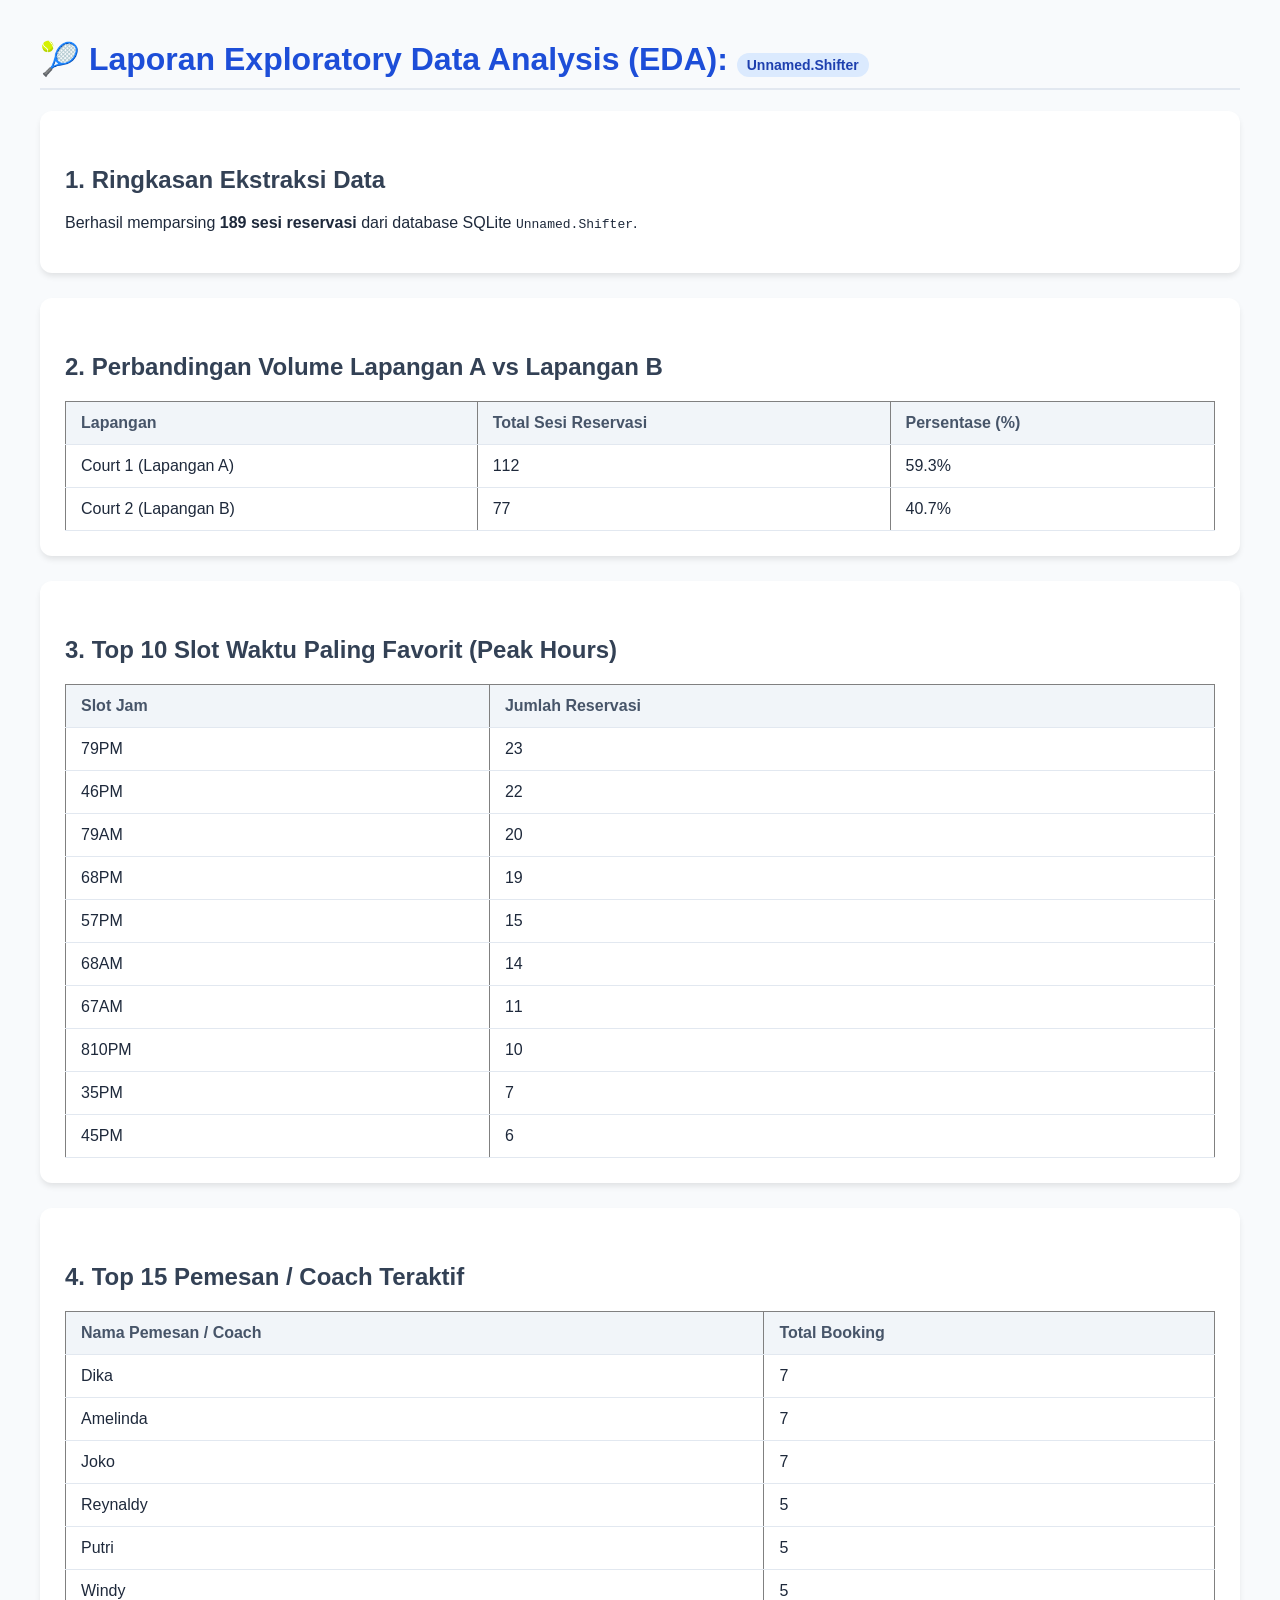
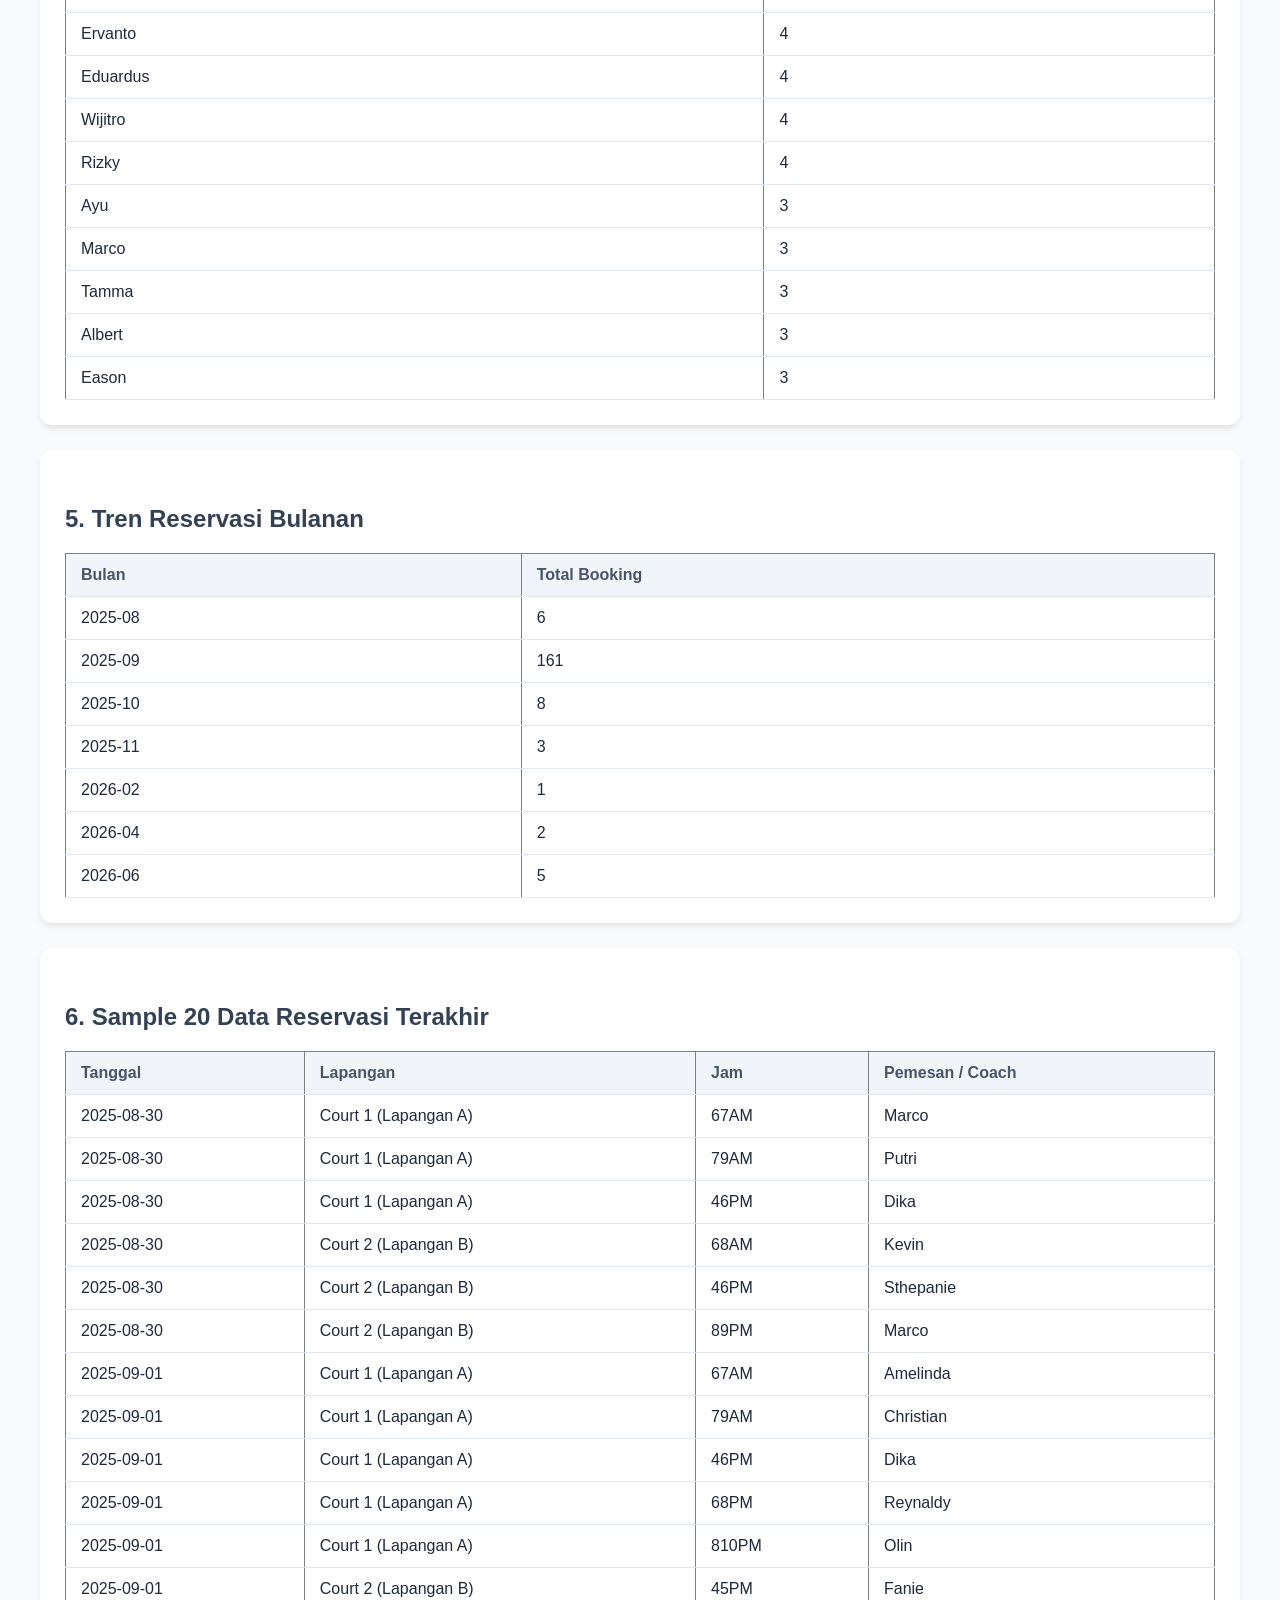
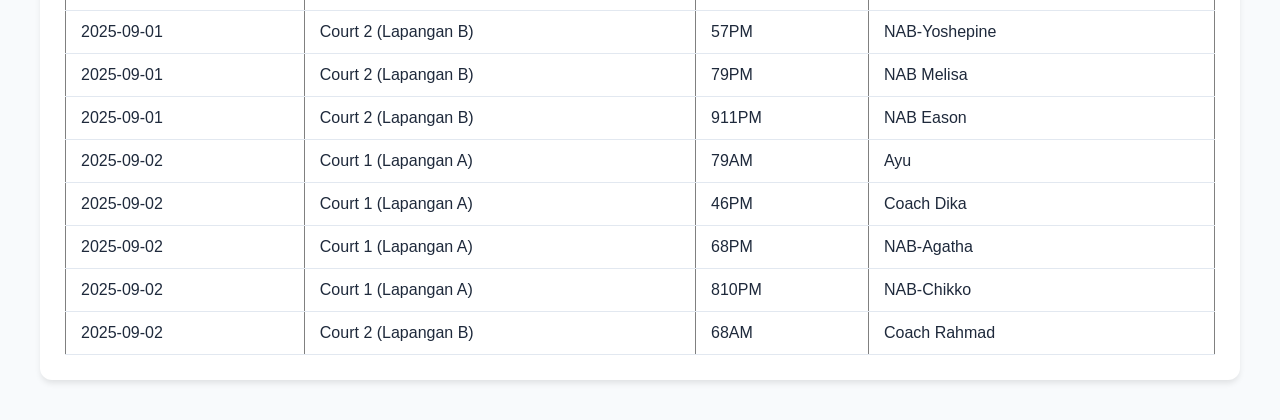
<file: eda_unnamed_shifter.html>
<!DOCTYPE html>
<html lang="id">
<head>
    <meta charset="UTF-8">
    <title>Laporan EDA: Unnamed.Shifter</title>
    <style>
        body { font-family: 'Segoe UI', Tahoma, Geneva, Verdana, sans-serif; margin: 40px; background-color: #f8fafc; color: #1e293b; }
        h1 { color: #1d4ed8; border-bottom: 2px solid #e2e8f0; padding-bottom: 10px; }
        h2 { color: #334155; margin-top: 30px; }
        .card { background: white; padding: 25px; border-radius: 12px; box-shadow: 0 4px 6px -1px rgba(0,0,0,0.1); margin-bottom: 25px; }
        table { width: 100%; border-collapse: collapse; margin-top: 15px; }
        th, td { padding: 12px 15px; text-align: left; border-bottom: 1px solid #e2e8f0; }
        th { background-color: #f1f5f9; font-weight: 600; color: #475569; }
        tr:hover { background-color: #f8fafc; }
        .badge { background: #dbeafe; color: #1e40af; padding: 4px 10px; border-radius: 9999px; font-weight: bold; font-size: 14px; }
    </style>
</head>
<body>
    <h1>🎾 Laporan Exploratory Data Analysis (EDA): <span class="badge">Unnamed.Shifter</span></h1>
    
    <div class="card">
        <h2>1. Ringkasan Ekstraksi Data</h2>
        <p>Berhasil memparsing <strong>189 sesi reservasi</strong> dari database SQLite <code>Unnamed.Shifter</code>.</p>
    </div>

    <div class="card">
        <h2>2. Perbandingan Volume Lapangan A vs Lapangan B</h2>
        <table border="1" class="dataframe">
  <thead>
    <tr style="text-align: right;">
      <th>Lapangan</th>
      <th>Total Sesi Reservasi</th>
      <th>Persentase (%)</th>
    </tr>
  </thead>
  <tbody>
    <tr>
      <td>Court 1 (Lapangan A)</td>
      <td>112</td>
      <td>59.3%</td>
    </tr>
    <tr>
      <td>Court 2 (Lapangan B)</td>
      <td>77</td>
      <td>40.7%</td>
    </tr>
  </tbody>
</table>
    </div>

    <div class="card">
        <h2>3. Top 10 Slot Waktu Paling Favorit (Peak Hours)</h2>
        <table border="1" class="dataframe">
  <thead>
    <tr style="text-align: right;">
      <th>Slot Jam</th>
      <th>Jumlah Reservasi</th>
    </tr>
  </thead>
  <tbody>
    <tr>
      <td>79PM</td>
      <td>23</td>
    </tr>
    <tr>
      <td>46PM</td>
      <td>22</td>
    </tr>
    <tr>
      <td>79AM</td>
      <td>20</td>
    </tr>
    <tr>
      <td>68PM</td>
      <td>19</td>
    </tr>
    <tr>
      <td>57PM</td>
      <td>15</td>
    </tr>
    <tr>
      <td>68AM</td>
      <td>14</td>
    </tr>
    <tr>
      <td>67AM</td>
      <td>11</td>
    </tr>
    <tr>
      <td>810PM</td>
      <td>10</td>
    </tr>
    <tr>
      <td>35PM</td>
      <td>7</td>
    </tr>
    <tr>
      <td>45PM</td>
      <td>6</td>
    </tr>
  </tbody>
</table>
    </div>

    <div class="card">
        <h2>4. Top 15 Pemesan / Coach Teraktif</h2>
        <table border="1" class="dataframe">
  <thead>
    <tr style="text-align: right;">
      <th>Nama Pemesan / Coach</th>
      <th>Total Booking</th>
    </tr>
  </thead>
  <tbody>
    <tr>
      <td>Dika</td>
      <td>7</td>
    </tr>
    <tr>
      <td>Amelinda</td>
      <td>7</td>
    </tr>
    <tr>
      <td>Joko</td>
      <td>7</td>
    </tr>
    <tr>
      <td>Reynaldy</td>
      <td>5</td>
    </tr>
    <tr>
      <td>Putri</td>
      <td>5</td>
    </tr>
    <tr>
      <td>Windy</td>
      <td>5</td>
    </tr>
    <tr>
      <td>Ervanto</td>
      <td>4</td>
    </tr>
    <tr>
      <td>Eduardus</td>
      <td>4</td>
    </tr>
    <tr>
      <td>Wijitro</td>
      <td>4</td>
    </tr>
    <tr>
      <td>Rizky</td>
      <td>4</td>
    </tr>
    <tr>
      <td>Ayu</td>
      <td>3</td>
    </tr>
    <tr>
      <td>Marco</td>
      <td>3</td>
    </tr>
    <tr>
      <td>Tamma</td>
      <td>3</td>
    </tr>
    <tr>
      <td>Albert</td>
      <td>3</td>
    </tr>
    <tr>
      <td>Eason</td>
      <td>3</td>
    </tr>
  </tbody>
</table>
    </div>

    <div class="card">
        <h2>5. Tren Reservasi Bulanan</h2>
        <table border="1" class="dataframe">
  <thead>
    <tr style="text-align: right;">
      <th>Bulan</th>
      <th>Total Booking</th>
    </tr>
  </thead>
  <tbody>
    <tr>
      <td>2025-08</td>
      <td>6</td>
    </tr>
    <tr>
      <td>2025-09</td>
      <td>161</td>
    </tr>
    <tr>
      <td>2025-10</td>
      <td>8</td>
    </tr>
    <tr>
      <td>2025-11</td>
      <td>3</td>
    </tr>
    <tr>
      <td>2026-02</td>
      <td>1</td>
    </tr>
    <tr>
      <td>2026-04</td>
      <td>2</td>
    </tr>
    <tr>
      <td>2026-06</td>
      <td>5</td>
    </tr>
  </tbody>
</table>
    </div>

    <div class="card">
        <h2>6. Sample 20 Data Reservasi Terakhir</h2>
        <table border="1" class="dataframe">
  <thead>
    <tr style="text-align: right;">
      <th>Tanggal</th>
      <th>Lapangan</th>
      <th>Jam</th>
      <th>Pemesan / Coach</th>
    </tr>
  </thead>
  <tbody>
    <tr>
      <td>2025-08-30</td>
      <td>Court 1 (Lapangan A)</td>
      <td>67AM</td>
      <td>Marco</td>
    </tr>
    <tr>
      <td>2025-08-30</td>
      <td>Court 1 (Lapangan A)</td>
      <td>79AM</td>
      <td>Putri</td>
    </tr>
    <tr>
      <td>2025-08-30</td>
      <td>Court 1 (Lapangan A)</td>
      <td>46PM</td>
      <td>Dika</td>
    </tr>
    <tr>
      <td>2025-08-30</td>
      <td>Court 2 (Lapangan B)</td>
      <td>68AM</td>
      <td>Kevin</td>
    </tr>
    <tr>
      <td>2025-08-30</td>
      <td>Court 2 (Lapangan B)</td>
      <td>46PM</td>
      <td>Sthepanie</td>
    </tr>
    <tr>
      <td>2025-08-30</td>
      <td>Court 2 (Lapangan B)</td>
      <td>89PM</td>
      <td>Marco</td>
    </tr>
    <tr>
      <td>2025-09-01</td>
      <td>Court 1 (Lapangan A)</td>
      <td>67AM</td>
      <td>Amelinda</td>
    </tr>
    <tr>
      <td>2025-09-01</td>
      <td>Court 1 (Lapangan A)</td>
      <td>79AM</td>
      <td>Christian</td>
    </tr>
    <tr>
      <td>2025-09-01</td>
      <td>Court 1 (Lapangan A)</td>
      <td>46PM</td>
      <td>Dika</td>
    </tr>
    <tr>
      <td>2025-09-01</td>
      <td>Court 1 (Lapangan A)</td>
      <td>68PM</td>
      <td>Reynaldy</td>
    </tr>
    <tr>
      <td>2025-09-01</td>
      <td>Court 1 (Lapangan A)</td>
      <td>810PM</td>
      <td>Olin</td>
    </tr>
    <tr>
      <td>2025-09-01</td>
      <td>Court 2 (Lapangan B)</td>
      <td>45PM</td>
      <td>Fanie</td>
    </tr>
    <tr>
      <td>2025-09-01</td>
      <td>Court 2 (Lapangan B)</td>
      <td>57PM</td>
      <td>NAB-Yoshepine</td>
    </tr>
    <tr>
      <td>2025-09-01</td>
      <td>Court 2 (Lapangan B)</td>
      <td>79PM</td>
      <td>NAB Melisa</td>
    </tr>
    <tr>
      <td>2025-09-01</td>
      <td>Court 2 (Lapangan B)</td>
      <td>911PM</td>
      <td>NAB Eason</td>
    </tr>
    <tr>
      <td>2025-09-02</td>
      <td>Court 1 (Lapangan A)</td>
      <td>79AM</td>
      <td>Ayu</td>
    </tr>
    <tr>
      <td>2025-09-02</td>
      <td>Court 1 (Lapangan A)</td>
      <td>46PM</td>
      <td>Coach Dika</td>
    </tr>
    <tr>
      <td>2025-09-02</td>
      <td>Court 1 (Lapangan A)</td>
      <td>68PM</td>
      <td>NAB-Agatha</td>
    </tr>
    <tr>
      <td>2025-09-02</td>
      <td>Court 1 (Lapangan A)</td>
      <td>810PM</td>
      <td>NAB-Chikko</td>
    </tr>
    <tr>
      <td>2025-09-02</td>
      <td>Court 2 (Lapangan B)</td>
      <td>68AM</td>
      <td>Coach Rahmad</td>
    </tr>
  </tbody>
</table>
    </div>
</body>
</html>
</file>
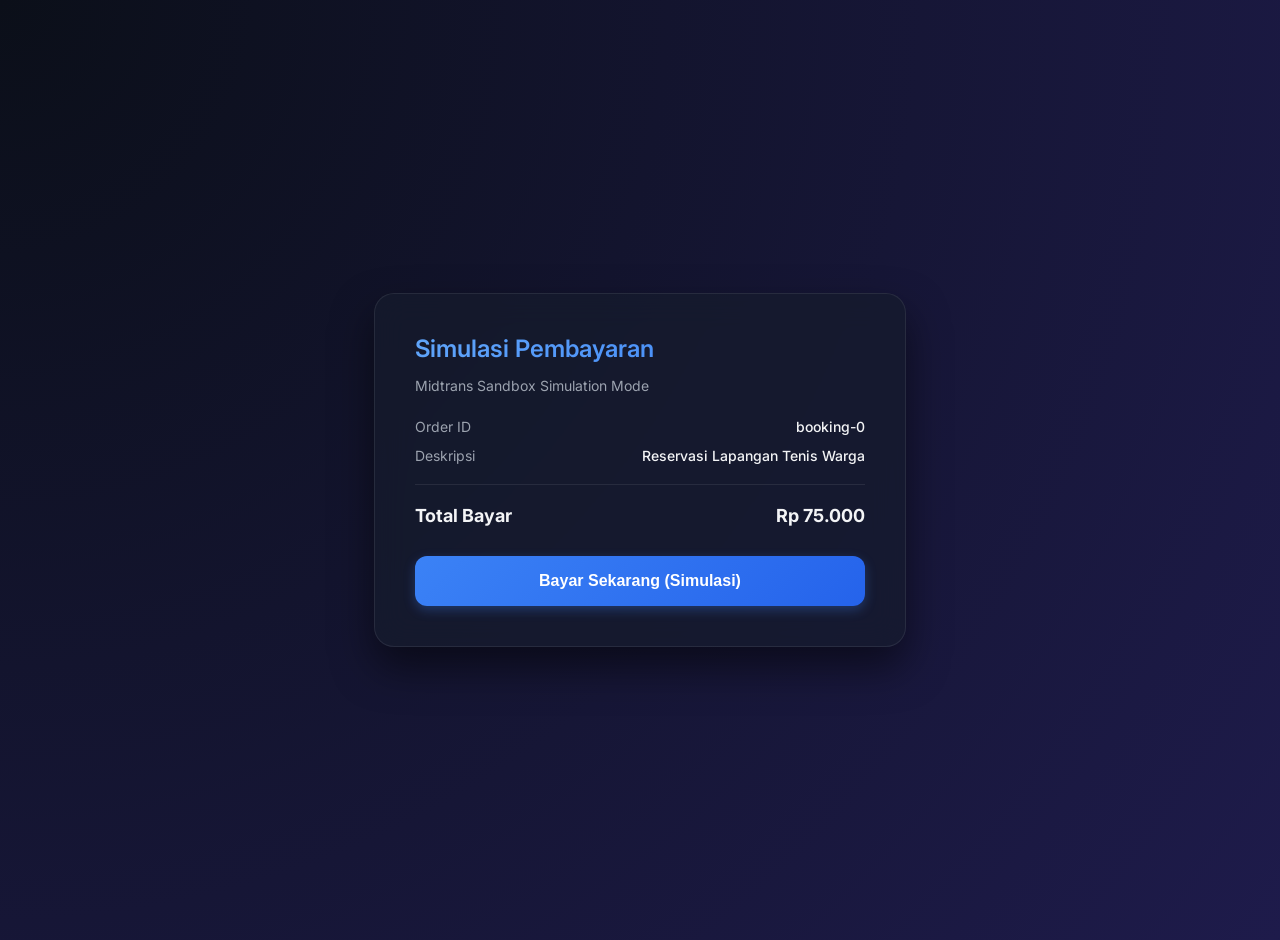
<file: app/static/mock_payment.html>
<!DOCTYPE html>
<html lang="en">
<head>
    <meta charset="UTF-8">
    <meta name="viewport" content="width=device-width, initial-scale=1.0">
    <title>Midtrans Sandbox - Mock Payment Simulation</title>
    <link href="https://fonts.googleapis.com/css2?family=Inter:wght@300;400;500;600;700&display=swap" rel="stylesheet">
    <style>
        :root {
            --bg-color: #0b0f19;
            --card-bg: rgba(22, 28, 45, 0.7);
            --accent-color: #3b82f6;
            --success-color: #10b981;
            --text-color: #f3f4f6;
            --text-secondary: #9ca3af;
            --border-color: rgba(255, 255, 255, 0.08);
        }
        body {
            font-family: 'Inter', sans-serif;
            background: radial-gradient(circle at top left, #0b0f19, #1e1b4b);
            color: var(--text-color);
            min-height: 100vh;
            margin: 0;
            display: flex;
            align-items: center;
            justify-content: center;
            padding: 20px;
        }
        .card {
            background: var(--card-bg);
            backdrop-filter: blur(16px);
            border: 1px solid var(--border-color);
            border-radius: 20px;
            width: 100%;
            max-width: 450px;
            padding: 40px;
            box-shadow: 0 20px 40px rgba(0, 0, 0, 0.5);
            transition: all 0.3s ease;
        }
        h2 {
            font-size: 24px;
            font-weight: 600;
            margin-top: 0;
            margin-bottom: 8px;
            background: linear-gradient(135deg, #60a5fa, #3b82f6);
            -webkit-background-clip: text;
            background-clip: text;
            -webkit-text-fill-color: transparent;
        }
        .subtitle {
            color: var(--text-secondary);
            font-size: 14px;
            margin-bottom: 24px;
        }
        .item-row {
            display: flex;
            justify-content: space-between;
            margin-bottom: 12px;
            font-size: 14px;
        }
        .item-label {
            color: var(--text-secondary);
        }
        .item-value {
            font-weight: 500;
        }
        .divider {
            height: 1px;
            background: var(--border-color);
            margin: 20px 0;
        }
        .total-row {
            display: flex;
            justify-content: space-between;
            font-size: 18px;
            font-weight: 700;
            margin-bottom: 30px;
        }
        .btn-pay {
            background: linear-gradient(135deg, #3b82f6, #2563eb);
            color: white;
            border: none;
            border-radius: 12px;
            padding: 16px;
            font-size: 16px;
            font-weight: 600;
            width: 100%;
            cursor: pointer;
            transition: all 0.2s ease;
            box-shadow: 0 4px 12px rgba(59, 130, 246, 0.3);
        }
        .btn-pay:hover {
            transform: translateY(-2px);
            box-shadow: 0 6px 20px rgba(59, 130, 246, 0.4);
        }
        .success-state {
            display: none;
            text-align: center;
        }
        .success-icon {
            font-size: 64px;
            color: var(--success-color);
            margin-bottom: 20px;
        }
        .success-title {
            font-size: 22px;
            font-weight: 700;
            margin-bottom: 10px;
        }
        .success-desc {
            color: var(--text-secondary);
            font-size: 14px;
            line-height: 1.5;
        }
    </style>
</head>
<body>
    <div class="card" id="payment-card">
        <h2>Simulasi Pembayaran</h2>
        <p class="subtitle">Midtrans Sandbox Simulation Mode</p>
        
        <div class="item-row">
            <span class="item-label">Order ID</span>
            <span class="item-value" id="order-id-label">booking-18</span>
        </div>
        <div class="item-row">
            <span class="item-label">Deskripsi</span>
            <span class="item-value">Reservasi Lapangan Tenis Warga</span>
        </div>
        
        <div class="divider"></div>
        
        <div class="total-row">
            <span>Total Bayar</span>
            <span id="total-amount-label">Rp 75.000</span>
        </div>
        
        <button class="btn-pay" id="btn-submit" onclick="processPayment()">Bayar Sekarang (Simulasi)</button>
    </div>

    <div class="card success-state" id="success-card">
        <div class="success-icon">✓</div>
        <div class="success-title">Pembayaran Berhasil!</div>
        <p class="success-desc">Status booking Anda telah terkonfirmasi dan sinkron secara real-time di sistem. Anda dapat menutup halaman ini sekarang.</p>
    </div>

    <script>
        const urlParams = new URLSearchParams(window.location.search);
        const orderId = urlParams.get('order_id') || 'booking-0';
        const grossAmount = urlParams.get('gross_amount') || '75000';
        
        document.getElementById('order-id-label').innerText = orderId;
        document.getElementById('total-amount-label').innerText = 'Rp ' + parseInt(grossAmount).toLocaleString('id-ID');

        async function processPayment() {
            const btn = document.getElementById('btn-submit');
            btn.innerText = 'Memproses...';
            btn.disabled = true;

            const webhookPayload = {
                order_id: orderId,
                transaction_status: 'settlement',
                gross_amount: parseFloat(grossAmount).toFixed(2),
                status_code: '200',
                signature_key: 'mock-signature'
            };

            try {
                const response = await fetch('/api/payments/midtrans-webhook', {
                    method: 'POST',
                    headers: {
                        'Content-Type': 'application/json'
                    },
                    body: JSON.stringify(webhookPayload)
                });
                
                if (response.ok) {
                    document.getElementById('payment-card').style.display = 'none';
                    document.getElementById('success-card').style.display = 'block';
                } else {
                    alert('Gagal memproses pembayaran simulasi. Silakan coba lagi.');
                    btn.innerText = 'Bayar Sekarang (Simulasi)';
                    btn.disabled = false;
                }
            } catch (err) {
                console.error(err);
                alert('Terjadi kesalahan jaringan.');
                btn.innerText = 'Bayar Sekarang (Simulasi)';
                btn.disabled = false;
            }
        }
    </script>
</body>
</html>
</file>
